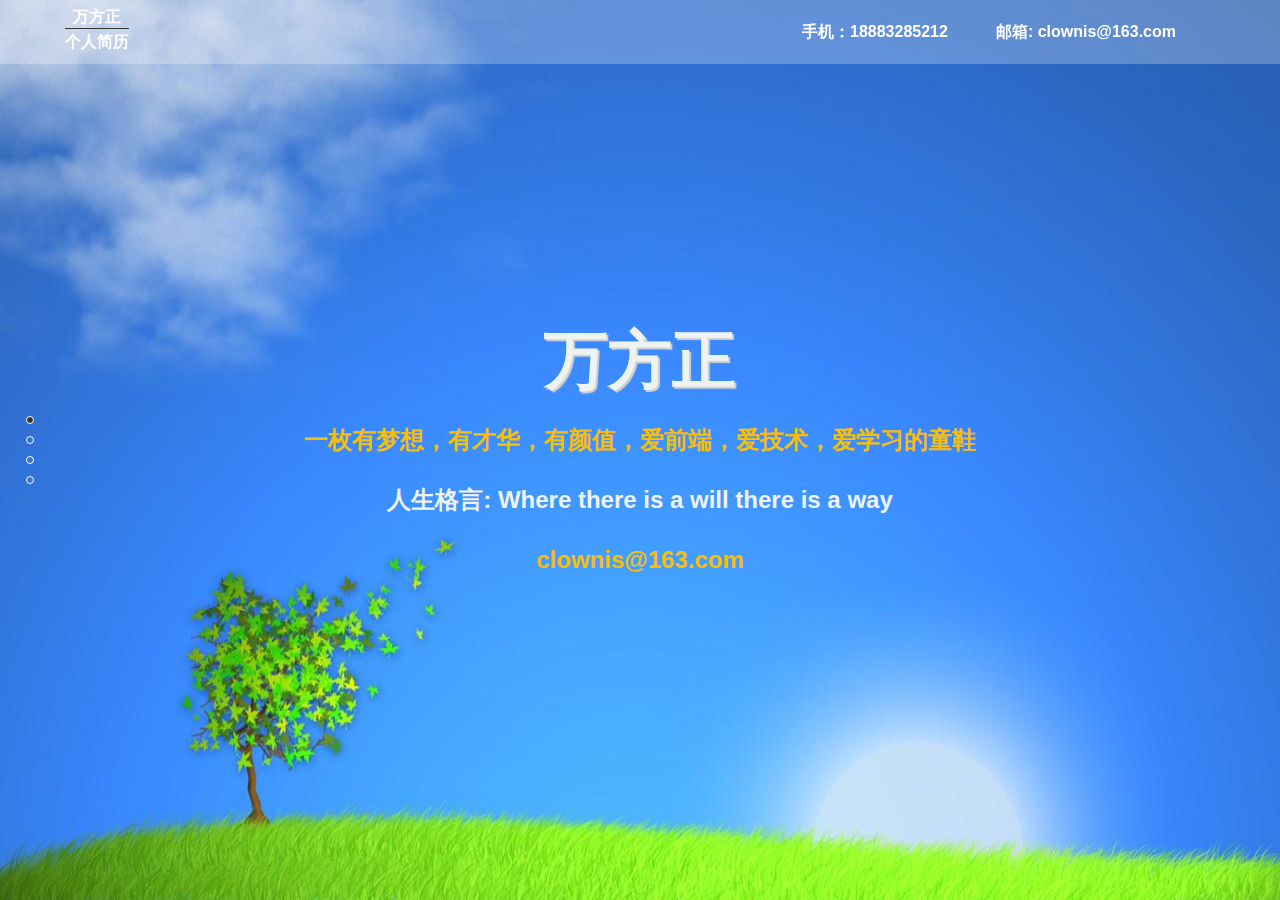
<file: index.html>
<!DOCTYPE html>
<html lang="en">
<head>
	<meta charset="utf-8">
	<meta name="viewport" content="width=device-width, initial-scale=1.0, user-scalable=0, minimum-scale=1.0, maximum-scale=1.0" />
    <meta name="apple-mobile-web-app-capable" content="yes" />
	<title>万方正的简历</title>
	<link rel="stylesheet" type="text/css" href="vendor/jquery.pagepiling.css" />
	<link rel="stylesheet" type="text/css" href="css/main.css" />
</head>
<body>
<header>
	<div id="description">
		<p id="name">万方正</p>
		<p id="personalcv">个人简历</p>
	</div>
	<div id="contacts">
		<ul>
			<li>邮箱: clownis@163.com</li>
			<li>手机：18883285212</li>
		</ul>
	</div>			
</header>
	<div id="pagepiling">
		<div id="home" class="section center sun">
			<h1 id="title">万方正</h1>
			<p id="subtitle">
			一枚有梦想，有才华，有颜值，爱前端，爱技术，爱学习的童鞋
			</p>
			<h4>人生格言: Where there is a will there is a way</h4>
			<p>
				<a href="mailto:colowis@163.com">clownis@163.com</a>
			</p>		
		</div>

		<div id="skills" class="section center bluesea">
			<h1>掌握技术</h1>
			<div id="nav">
				<ul>
					<li>HTML</li>
					<li>CSS</li>
					<li>AngularJS</li>
					<li>Bootstrap</li>
					<li>JavaScript</li>
					<li>jQuery</li>
				</ul>
			</div>
		</div>

		<div id="project" class="section center balloon">
			<h1>项目经验</h1>
				<div class="myproject">
            		<p>Riven</p>
            		<a href="riven/index.html" target="_blank">
            			<img src="images/riven.gif" alt="锐雯">
            		</a><br>
            		<span>用原生JavaScript和DOM操作编写的页面精美的网页</span>
            	</div>
	            <div class="myproject">
	            	<p>LOLcrud</p>
	            	<a href="lolcrud/index.html" target="_blank">
	            		<img src="images/lolcrud.gif" alt="lol英雄查询">
	            	</a><br>
	            	<span>用AngularJS框架技术编写的LOL英雄查询小应用</span>
	            </div>            
		</div>

		<div class="section center ocean">
			<h1>结束语</h1>
			<p>尼尔斯骑着白鹅游遍了世界，我的梦想才刚刚开始起飞</p><br>
			<p id="change-color">让我们在未来的旅途中陪伴彼此，探索更多的美好！<p>
			<br />
			<p>I GO LA, WE GO LA, LET US GO!</p>

		</div>
	</div>
	<script src="vendor/jquery-1.11.3.min.js" type="text/javascript"></script>
	<script src="vendor/jquery.pagepiling.min.js" tyep="text/javascript"></script>
	<script src="scripts/index.js" type="text/javascript"></script>
	<script src="scripts/skills.js" type="text/javascript"></script>
</body>
</html>
</file>
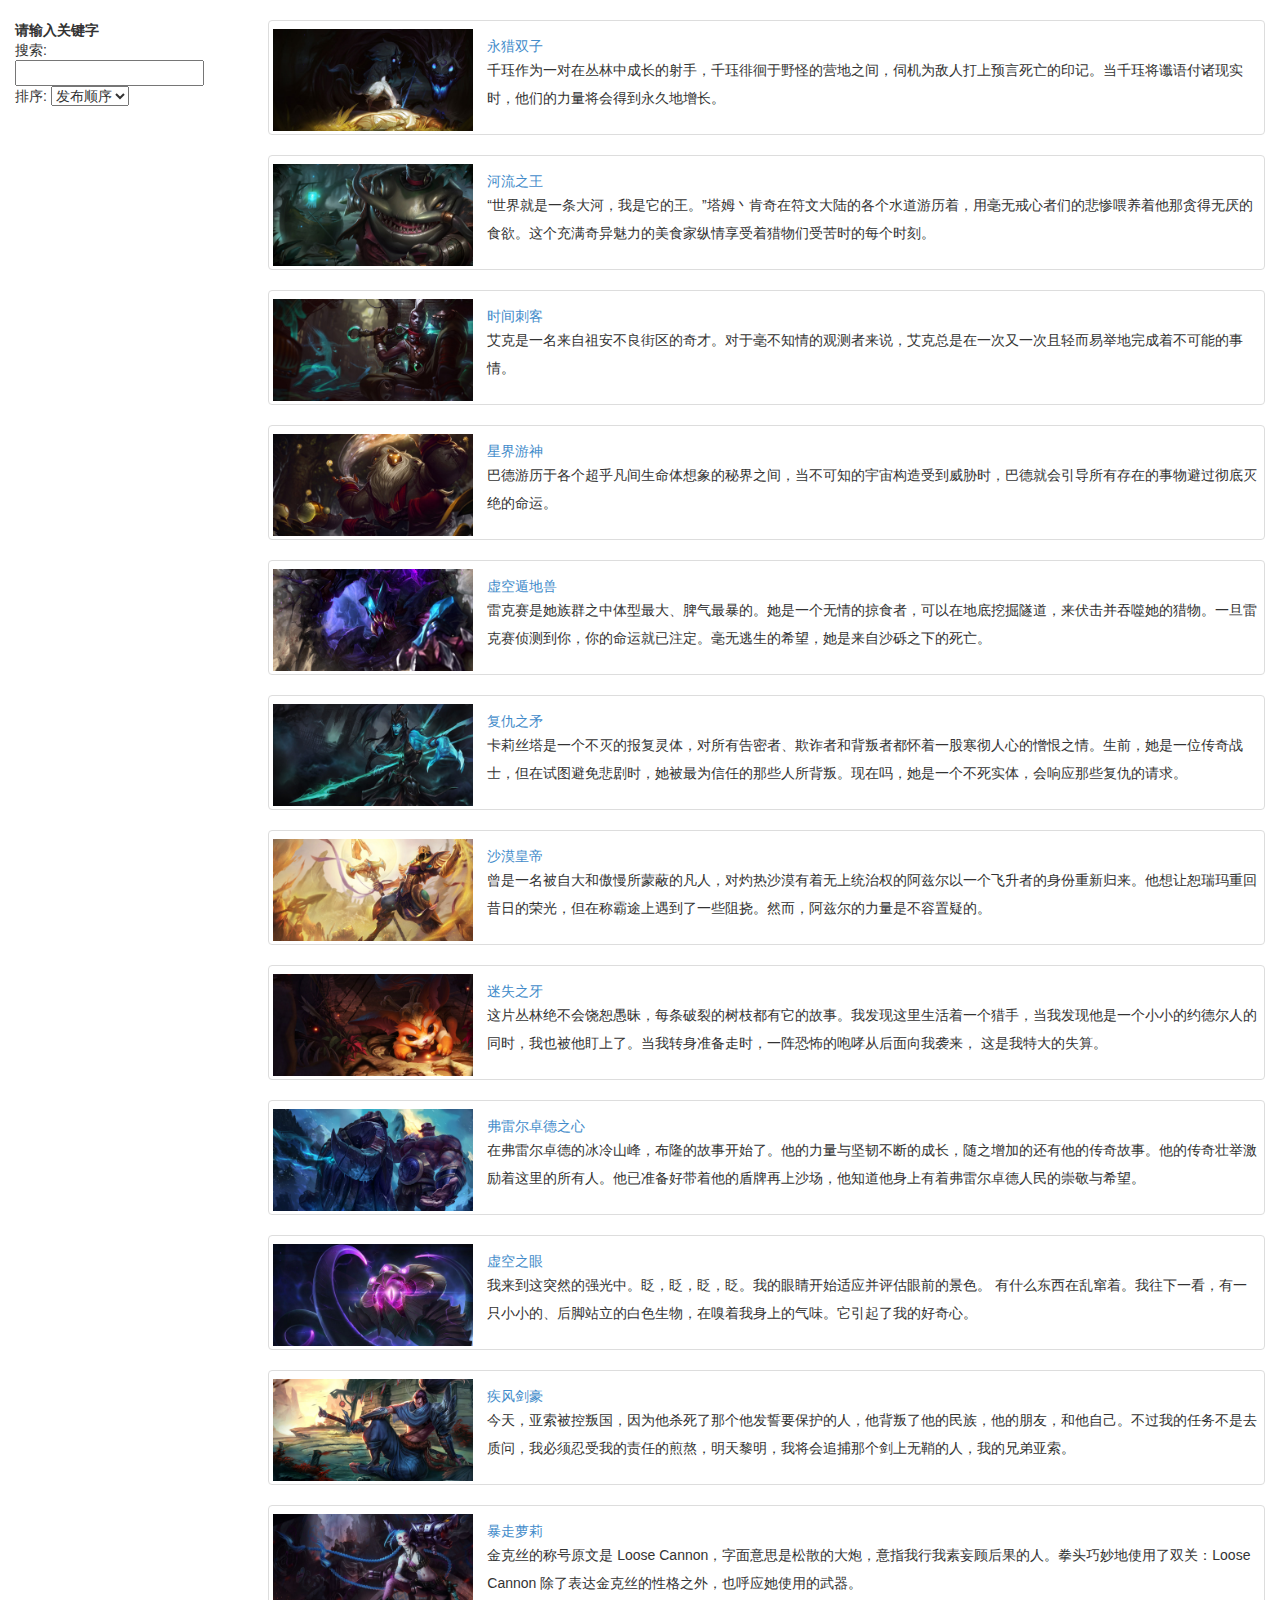
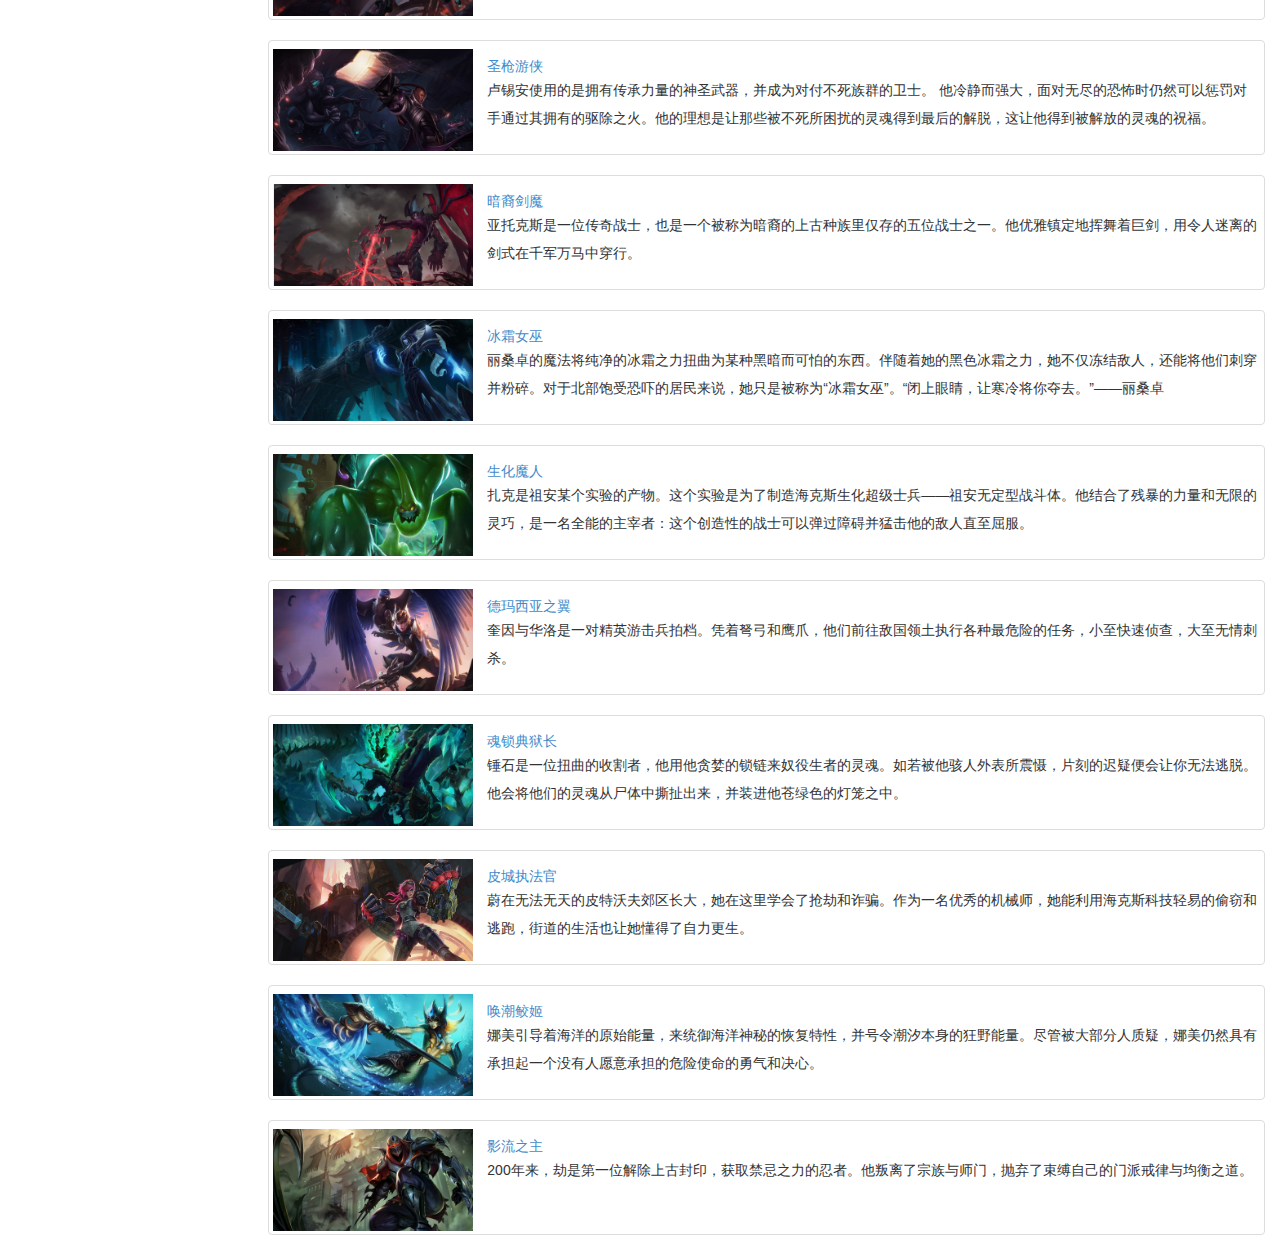
<file: lolcrud/index.html>
<!doctype html>
<html lang="en" ng-app="lolApp">
<head>
  <meta charset="utf-8">
  <meta http-equiv="Access-Control-Allow-Origin" content="*">
  <title>LOL英雄介绍</title>
  <link rel="stylesheet" href="components/bootstrap/dist/css/bootstrap.css">
  <link rel="stylesheet" href="css/app.css">
  <link rel="stylesheet" href="css/animations.css">

  <script src="components/jquery/dist/jquery.js"></script>
  <script src="components/angular/angular.js"></script>
  <script src="components/angular-route/angular-route.js"></script>
  <script src="components/angular-resource/angular-resource.js"></script>
  <script src="components/angular-animate/angular-animate.js"></script>
  <script src="scripts/app.js"></script>
  <script src="scripts/controllers.js"></script>
  <script src="scripts/services.js"></script>
  <script src="scripts/animations.js"></script>
</head>
<body>
  <div class="view-container">
    <div ng-view class="view-frame"></div>
  </div>

  

</body>
</html>
</file>
<file: css/main.css>
html, body, div, span, applet, object, iframe,
h1, h2, h3, h4, h5, h6, p, blockquote, pre,
a, abbr, acronym, address, big, cite, code,
del, dfn, em, img, ins, kbd, q, s, samp,
small, strike, strong, sub, sup, tt, var,
b, u, i, center,
dl, dt, dd, ol, ul, li,
fieldset, form, label, legend,
table, caption, tbody, tfoot, thead, tr, th, td,
article, aside, canvas, details, embed, 
figure, figcaption, footer, header, hgroup, 
menu, nav, output, ruby, section, summary,
time, mark, audio, video {
	margin: 0;
	padding: 0;
	border: 0;
	font-size: 100%;
	font: inherit;
	vertical-align: baseline;
}
/* HTML5 display-role reset for older browsers */
article, aside, details, figcaption, figure, 
footer, header, hgroup, menu, nav, section {
	display: block;
}
body {
	line-height: 1;
}
ol, ul {
	list-style: none;
}
blockquote, q {
	quotes: none;
}
blockquote:before, blockquote:after,
q:before, q:after {
	content: '';
	content: none;
}
table {
	border-collapse: collapse;
	border-spacing: 0;
}

* { 
	-webkit-box-sizing:border-box;
	-moz-box-sizing:border-box;
	box-sizing:border-box
}


body{
	font-family:Helvetica, Arial,sans-serif;
	font-weight:bold;
	font-size:100%;
}

header {
	width:100%;
	height:4em;
	position:fixed;
	z-index:999;
	overflow:hidden;
	background:rgba(255, 255, 255, 0.25) none repeat scroll 0% 0%
}

#description {
	float:left;
	margin-left:6em;
	text-align:center;
	font-size: .675em;
}

#name {
	margin:0.25em 0;
	padding:0.25em 0;
	border-bottom:1px solid #333
}

#personalcv {
	margin:0
}

#contacts ul {
	font-size:1em;
	list-style-type:none;
	margin-right:5em;
	color:#fff
}

#contacts li {
	float:right;
	margin: 1.5em 1.5em;
}

h1{
	font-size:4em;
	margin:0;
	text-shadow:2px 2px 1px #d1d2d4;
	text-align:center
}

h4{
	font-size:1.5em;
	margin:1.5em 0;
}

p{
	font-size:1.5em;
}


a{
	color:#f8bd0b;
	text-decoration:none
}

a:hover{
	color:#d1d2d4
}

p{
	color:white
}

span {
	color:black;
	font-weight:bold;
	font-size:1.3em
}

#subtitle{
	margin:1.5em 0;
	color:#f8bd0b
}

#nav ul {
  	width:100%;
}
#nav li {
	border-radius:4px;
	margin:1em 1em .5em 1em;
	padding:.5em .5em;
  	display:inline-block;
	background-color:#019fde
}
#nav li:hover{
	cursor:pointer;
	background-color:#f8bd0b
}

#slideshow {
  	width:150px;
  	height:150px;
  	margin:0 auto;
  	position:relative;
  	overflow:hidden
}

#details li {
	list-style:none;
	font-size:1.2em;
	margin:1.2em auto;
	color:black
}

img#preview {
  position:absolute;
  top:0;
  left:0;
  border-width:0;
  outline-width:0
}

.myproject {
	float:left;
	height:35%;
	width:50%;
}

.sun {
	background-image:url(../images/sun.jpg);
	background-size:100% 100%
}


.bluesea {
	background-image:url(../images/bluesea.jpg);
	background-size:100% 100%
}

.balloon {
	background-image:url(../images/balloon.jpg);
	background-size:100% 100%
}

.ocean {
	background-image:url(../images/ocean.jpg);
	background-size:100% 100%;
}
.ocean p{
	margin: 2em 0;
}

.section{
	color:#eef3f0;
	padding:5em
}

.section.initing{
	display:none
}

.center{
	text-align:center
}
#change-color {
	color:black
}

.selected {
	background-color: #e8d098
}


.mobile * {
	text-shadow:none !important
}

.mobile h1{
	font-size:2.5em;
	margin:0
}

.mobile h4{
	font-size:.75em;
	margin:1.5em 0;
}

.mobile p{
	font-size:.75em;
}
.mobile #description {
	float:left;
	margin-left:2em;
	text-align:center;
	font-size: .675em;
}
.mobile #contacts ul {
	font-size:.675em;
	list-style-type:none;
	margin-right:2em;
	color:#fff
}

.mobile #contacts li {
	float:right;
	margin: .5em 2em;
}

.mobile #nav li {
	font-size:.5em;
	border-radius:3px;
	margin:.5em .5em .5em .5em;
	padding:.25em .25em;
  	display:inline-block;
	background-color:#019fde
}

.mobile #details li {
	width:100%;
	list-style:none;
	font-size:.75em;
	margin:1.2em auto;
	color:black
}

.mobile .myproject {
	height:45%;
	width:50%;
}
</file>
<file: lolcrud/css/app.css>
/* app css stylesheet */

body {
	padding-top: 20px
}

.search {
	font-weight: bold
}
.heroes {
	list-style: none
}

.thumb {
	float: left;
	margin: -0.5em 1em 1.5em 0;
	padding-bottom: 1em;
	height: 102px;
	width: 200px
}

.heroes li {
	clear: both;
	height: 115px;
	padding-top: 15px
}

.hero-images {
	background-color: white;
	width: 686px;
	height: 350px;
	overflow: hidden;
	position: relative;
	float: left
}

img.hero {
	float: left;
	border: 10px solid black;
	margin: 3em;
	background-color: white;
	height: 300px;
	width: 588px;
	display: none
}

img.hero:first-child {
	display: block
}

ul.hero-thumbs {
	margin: 0;
	list-style: none
}

ul.hero-thumbs li {
  border: 1px solid black;
  display: inline-block;
  margin: .9em;
  background-color: white;
}

ul.hero-thumbs img {
  height: 102px;
  width: 200px;
}

ul.hero-thumbs img:hover {
	cursor: pointer
}

h1 {
  border-bottom: 2px solid gray;
  text-align: center;
}
p {
	line-height: 2em;
}
</file>
<file: lolcrud/css/animations.css>
.hero-listing.ng-enter,
.hero-listing.ng-leave,
.hero-listing.ng-move {
  -webkit-transition: 0.5s linear all;
  -moz-transition: 0.5s linear all;
  -o-transition: 0.5s linear all;
  transition: 0.5s linear all;
}

.hero-listing.ng-enter,
.hero-listing.ng-move {
  opacity: 0;
  height: 0;
  overflow: hidden;
}

.hero-listing.ng-move.ng-move-active,
.hero-listing.ng-enter.ng-enter-active {
  opacity: 1;
  height: 120px;
}

.hero-listing.ng-leave {
  opacity: 1;
  overflow: hidden;
}

.hero-listing.ng-leave.ng-leave-active {
  opacity: 0;
  height: 0;
  padding-top: 0;
  padding-bottom: 0;
}
.view-container {
  position: relative;
}

.view-frame.ng-enter, .view-frame.ng-leave {
  background: white;
  position: absolute;
  top: 0;
  left: 0;
  right: 0;
}

.view-frame.ng-enter {
  -webkit-animation: 0.5s fade-in;
  -moz-animation: 0.5s fade-in;
  -o-animation: 0.5s fade-in;
  animation: 0.5s fade-in;
  z-index: 100;
}

.view-frame.ng-leave {
  -webkit-animation: 0.5s fade-out;
  -moz-animation: 0.5s fade-out;
  -o-animation: 0.5s fade-out;
  animation: 0.5s fade-out;
  z-index:99;
}

@keyframes fade-in {
  from { opacity: 0; }
  to { opacity: 1; }
}
@-moz-keyframes fade-in {
  from { opacity: 0; }
  to { opacity: 1; }
}
@-webkit-keyframes fade-in {
  from { opacity: 0; }
  to { opacity: 1; }
}

@keyframes fade-out {
  from { opacity: 1; }
  to { opacity: 0; }
}
@-moz-keyframes fade-out {
  from { opacity: 1; }
  to { opacity: 0; }
}
@-webkit-keyframes fade-out {
  from { opacity: 1; }
  to { opacity: 0; }
}
</file>
